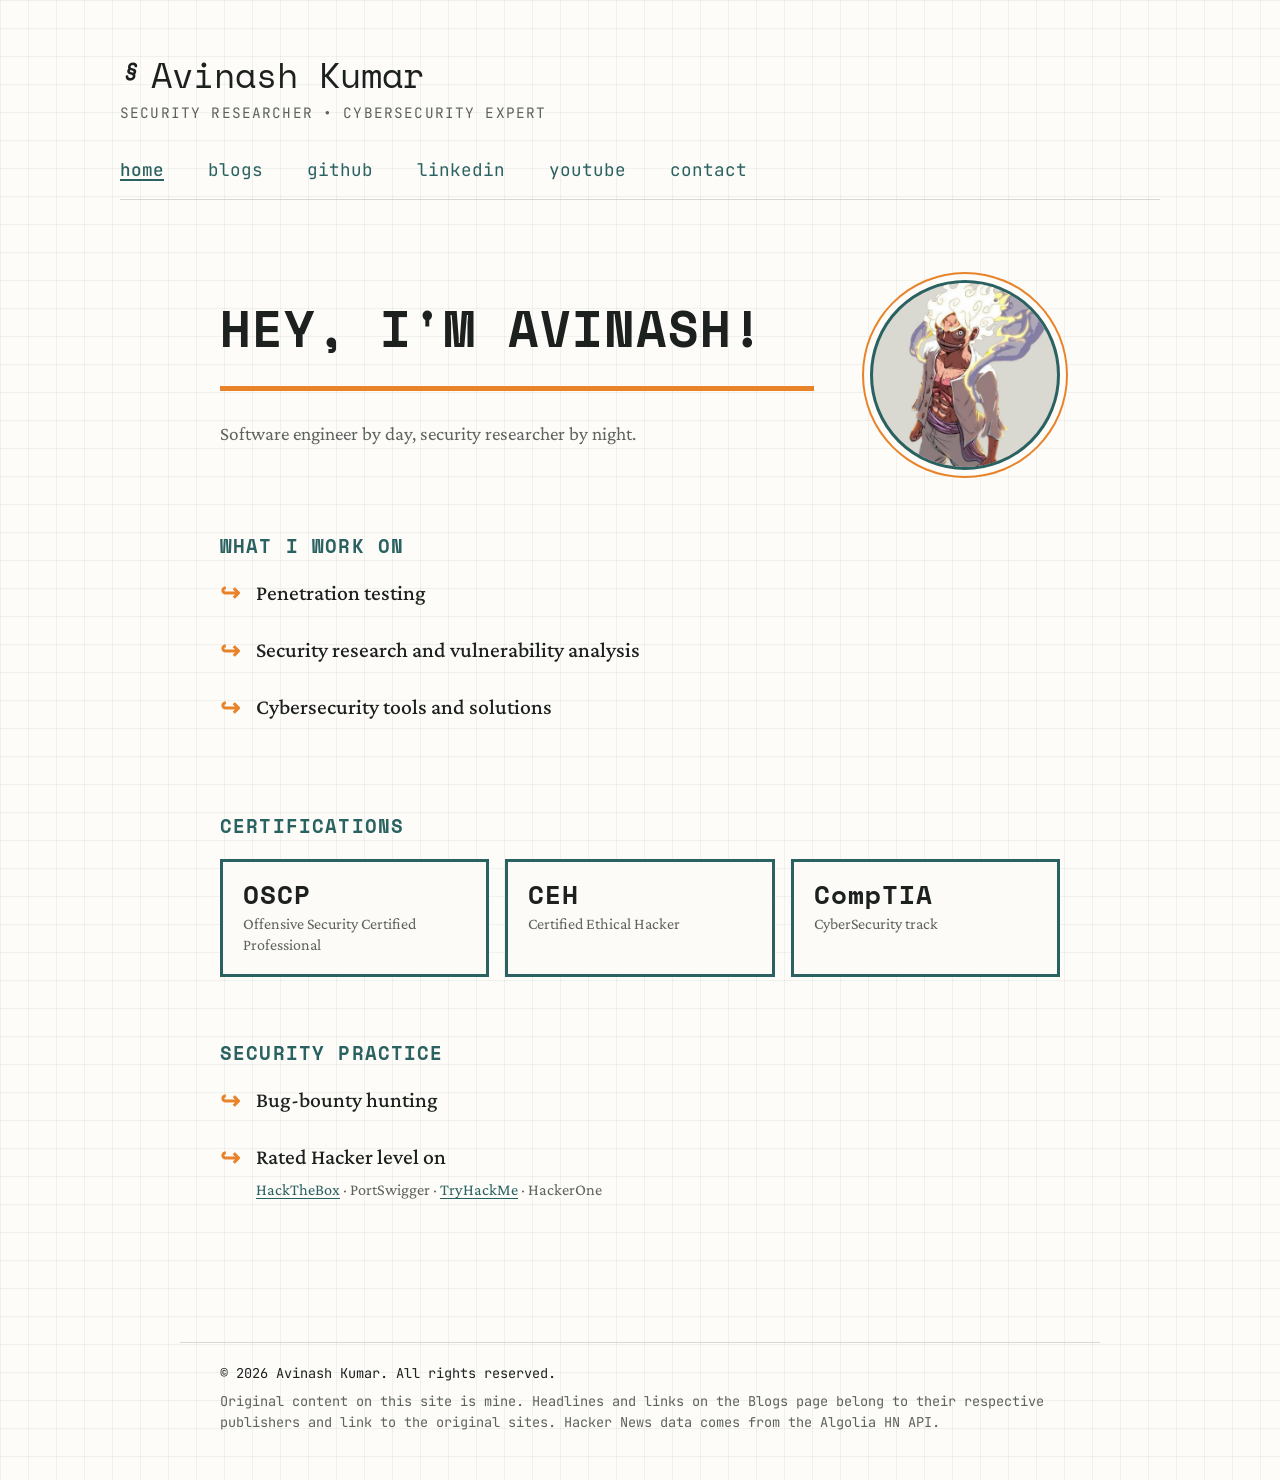
<file: index.html>
<!DOCTYPE html>
<html lang="en">
<head>
<meta charset="utf-8">
<meta name="viewport" content="width=device-width, initial-scale=1">
<title>Avinash Kumar · Security Researcher</title>
<link rel="icon" type="image/png" href="assets/avatar.png">
<meta name="description" content="Software engineer and security researcher. Projects, skills and a weekly security briefing.">
<link rel="preconnect" href="https://fonts.googleapis.com">
<link rel="preconnect" href="https://fonts.gstatic.com" crossorigin>
<link href="https://fonts.googleapis.com/css2?family=Crimson+Pro:wght@400;500;600&family=JetBrains+Mono:wght@400;500&family=Space+Mono:wght@400;700&display=swap" rel="stylesheet">
<style>
:root{
  --bg:#fdfcf8; --grid:rgba(30,40,40,.055); --ink:#1c211f; --mute:#5d625f;
  --teal:#2a6161; --orange:#e8832a; --line:#d9d8d1; color-scheme:light;
  --display:"Space Mono",ui-monospace,Menlo,monospace;
  --mono:"JetBrains Mono",ui-monospace,Menlo,monospace;
  --serif:"Crimson Pro",Georgia,"Times New Roman",serif;
}
@media (prefers-color-scheme:dark){
  :root{--bg:#161a19;--grid:rgba(255,255,255,.04);--ink:#ece9df;--mute:#a0a59f;--teal:#7fc4bd;--orange:#f0954a;--line:#2f3634;color-scheme:dark}
}
*{box-sizing:border-box}
html{-webkit-text-size-adjust:100%}
body{
  margin:0;color:var(--ink);font:400 1.2rem/1.55 var(--serif);
  background-color:var(--bg);
  background-image:linear-gradient(var(--grid) 1px,transparent 1px),linear-gradient(90deg,var(--grid) 1px,transparent 1px);
  background-size:28px 28px;
}
a{color:var(--teal);text-underline-offset:3px}
a:hover{color:var(--orange)}
a:focus-visible,button:focus-visible,input:focus-visible{outline:2px solid var(--orange);outline-offset:3px;border-radius:2px}

/* header */
.top{max-width:1120px;margin:0 auto;padding:clamp(24px,5vw,56px) clamp(18px,4vw,40px) 0}
.brand{font:400 clamp(1.6rem,3.4vw,2.2rem)/1.1 var(--display);margin:0 0 8px;display:flex;gap:10px;align-items:baseline;animation:rise .7s ease-out both}
.tagline{margin:0 0 clamp(20px,4vw,36px);font:400 .9rem var(--mono);letter-spacing:.08em;text-transform:uppercase;color:var(--mute);animation:rise .7s ease-out .15s both}
@keyframes rise{from{opacity:0;transform:translateY(14px)}to{opacity:1;transform:none}}

.top nav{display:flex;flex-wrap:wrap;gap:8px clamp(20px,3.6vw,44px);padding-bottom:18px;border-bottom:1px solid var(--line);font:400 1.1rem var(--mono)}
.top nav a{text-decoration:none}
.top nav a[aria-current=page]{font-weight:500;text-decoration:underline;text-decoration-thickness:2px}

/* hero: text left, avatar right */
.hero{display:grid;grid-template-columns:minmax(0,1fr) auto;gap:clamp(24px,5vw,56px);align-items:center;margin-bottom:clamp(36px,6vw,64px)}
.hero .bio{margin:0}
.avatar{width:clamp(130px,20vw,190px);height:auto;aspect-ratio:1;object-fit:cover;object-position:50% 12%;border-radius:50%;border:3px solid var(--teal);background:var(--line);box-shadow:0 0 0 6px var(--bg),0 0 0 8px var(--orange);animation:float 5s ease-in-out infinite}
@keyframes float{50%{transform:translateY(-6px)}}
@media (max-width:640px){.hero{grid-template-columns:1fr}.avatar{grid-row:1;justify-self:start}}

/* content column */
main{max-width:920px;margin:0 auto;padding:clamp(40px,7vw,80px) clamp(18px,4vw,40px) 48px}
h1{font:700 clamp(1.9rem,5.4vw,3.1rem)/1.1 var(--display);letter-spacing:.02em;text-transform:uppercase;margin:0 0 clamp(18px,3vw,30px)}
.rule{border:0;height:5px;background:var(--orange);margin:0 0 28px}
.bio{margin:0 0 clamp(36px,6vw,64px);max-width:60ch;color:var(--mute)}
h2{font:700 1.2rem/1.2 var(--display);letter-spacing:.06em;text-transform:uppercase;color:var(--teal);margin:0 0 22px}
section{margin:0 0 clamp(40px,6vw,64px)}

/* archive controls */
.bar{display:flex;flex-wrap:wrap;gap:10px 24px;align-items:center;justify-content:space-between;margin:-6px 0 12px}
.tabs{display:flex;gap:6px 20px;flex-wrap:wrap}
.tabs button{all:unset;cursor:pointer;font:400 .95rem var(--mono);color:var(--mute);padding:4px 0;border-bottom:2px solid transparent}
.tabs button:hover{color:var(--teal)}
.tabs button[aria-pressed=true]{color:var(--teal);border-color:var(--orange)}
.tabs button:focus-visible{outline:2px solid var(--orange);outline-offset:3px}
#q{font:400 .9rem var(--mono);background:transparent;color:var(--ink);border:1px solid var(--line);border-radius:0;padding:7px 10px;width:min(100%,220px)}
#q::placeholder{color:var(--mute)}
#status{font:400 .9rem var(--mono);color:var(--mute);margin:10px 0}
#status button{font:inherit;background:none;border:0;padding:0;color:var(--teal);text-decoration:underline;cursor:pointer}

/* arrow-bullet lists (posts, projects, videos) */
.posts{list-style:none;margin:0;padding:0}
.post{position:relative;padding:0 0 28px 36px}
.post::before{content:"\21AA";position:absolute;left:0;top:-.1em;color:var(--orange);font:700 1.5rem/1.4 var(--mono)}
.post h3{margin:0;font:500 1.35rem/1.35 var(--serif)}
.post h3 a{text-decoration:none}
.post h3 a:hover{text-decoration:underline;text-decoration-thickness:1px}
.post p{margin:6px 0 0;font:400 1.02rem/1.45 var(--serif);color:var(--mute)}
.post .when{display:block;margin-top:8px;font:400 .9rem var(--mono);letter-spacing:.06em;text-transform:uppercase;color:var(--mute)}
.post .when a{color:inherit}
.post .when a:hover{color:var(--orange)}
.post img{display:block;width:140px;aspect-ratio:16/9;object-fit:cover;background:var(--line);margin-top:8px}
.skel .post::before{color:var(--line)}
.skel .bar1,.skel .bar2{height:.9rem;background:var(--line);animation:p 1.2s ease-in-out infinite alternate}
.skel .bar1{width:70%;margin-bottom:10px}.skel .bar2{width:35%}
@keyframes p{to{opacity:.4}}

/* certifications */
.certs{list-style:none;margin:0;padding:0;display:grid;grid-template-columns:repeat(auto-fit,minmax(min(100%,230px),1fr));gap:16px}
.cert{border:3px solid var(--teal);padding:18px 20px;background:color-mix(in srgb,var(--bg) 85%,transparent)}
.cert a{display:block;color:inherit;text-decoration:none}
.cert b{display:block;font:700 1.6rem/1.1 var(--display);letter-spacing:.04em}
.cert span{display:block;margin-top:6px;font:400 1rem/1.3 var(--serif);color:var(--mute)}
.cert a:hover b{color:var(--orange)}
.sep{color:var(--mute)}

/* skills */
.chips{list-style:none;margin:0;padding:0;display:flex;flex-wrap:wrap;gap:10px}
.chips li{font:400 .95rem var(--mono);color:var(--teal);border:1px solid var(--teal);padding:4px 12px}
.chips li small{color:var(--mute);margin-left:6px;font-size:.8rem}

/* briefing */
.range{font:400 .95rem var(--mono);letter-spacing:.04em;color:var(--mute);margin:-8px 0 28px}
.tag{display:inline-block;font:700 .8rem var(--mono);letter-spacing:.12em;text-transform:uppercase;color:var(--bg);background:var(--orange);padding:3px 9px}
.lead{border:3px solid var(--teal);padding:26px clamp(18px,3.5vw,38px) 24px;margin:0 0 clamp(36px,6vw,56px);background:color-mix(in srgb,var(--bg) 85%,transparent)}
.lead h3{margin:14px 0 8px;font:700 clamp(1.4rem,3.4vw,1.9rem)/1.2 var(--display)}
.lead h3 a{color:var(--ink);text-decoration:none}
.lead h3 a:hover{color:var(--orange)}
.lead .when{font:400 .9rem var(--mono);letter-spacing:.06em;text-transform:uppercase;color:var(--mute)}
.brief{display:grid;grid-template-columns:repeat(auto-fit,minmax(min(100%,340px),1fr));gap:0 clamp(24px,4vw,56px)}
.brief h2{display:flex;align-items:center;gap:10px}
.brief .post h3{font-size:1.2rem}
.note{font:400 .9rem var(--mono);color:var(--mute)}
details#archive{margin-top:8px}
details#archive summary{display:flex;align-items:center;gap:12px;cursor:pointer;list-style:none;padding:12px 16px;border:1px solid var(--line);font:400 .95rem var(--mono);color:var(--ink)}
details#archive summary::-webkit-details-marker{display:none}
details#archive summary::after{content:"show \25BE";margin-left:auto;color:var(--teal);white-space:nowrap}
details#archive[open] summary::after{content:"hide \25B4"}
details#archive[open] summary{margin-bottom:22px}
details#archive summary:hover{border-color:var(--teal)}
details#archive summary:hover::after{color:var(--orange)}
details#archive summary:focus-visible{outline:2px solid var(--orange);outline-offset:3px}

/* pagination */
.pager{display:flex;flex-wrap:wrap;gap:6px;align-items:center;margin:4px 0 0 36px;font:400 .95rem var(--mono)}
.pager button{all:unset;cursor:pointer;min-width:2.2rem;padding:5px 8px;text-align:center;border:1px solid var(--line);color:var(--teal)}
.pager button:hover:not(:disabled){border-color:var(--orange);color:var(--orange)}
.pager button[aria-current=page]{background:var(--teal);border-color:var(--teal);color:var(--bg)}
.pager button:disabled{opacity:.4;cursor:default}
.pager button:focus-visible{outline:2px solid var(--orange);outline-offset:2px}
.pager .count{margin-left:auto;color:var(--mute);font-size:.85rem}
@media (max-width:560px){.pager{margin-left:0}.pager .count{margin-left:0;width:100%}}

/* contact box */
.box{position:relative;min-inline-size:0;margin-inline:0;border:3px solid var(--teal);padding:36px clamp(20px,4vw,50px) 14px;background:color-mix(in srgb,var(--bg) 85%,transparent)}
.box legend{position:absolute;top:-.85rem;left:clamp(14px,3vw,40px);padding:0 12px;background:var(--bg);font:700 .95rem var(--mono);letter-spacing:.1em;text-transform:uppercase;color:var(--ink)}
.box p{margin:0 0 18px}
.box ul{list-style:none;margin:0 0 18px;padding:0;display:grid;gap:10px;font:400 1rem var(--mono)}
.box li small{margin-left:14px;color:var(--mute);font-size:.85rem}

footer{max-width:920px;margin:0 auto;padding:20px clamp(18px,4vw,40px) 40px;font:400 .85rem/1.5 var(--mono);color:var(--mute);border-top:1px solid var(--line)}
footer p{margin:0 0 8px}
footer .copy{color:var(--ink)}
@media (max-width:560px){body{font-size:1.1rem}.post{padding-left:30px}}
@media (prefers-reduced-motion:reduce){.brand,.tagline,.avatar,.skel .bar1,.skel .bar2{animation:none}}
</style>
</head>
<body>
<header class="top">
  <p class="brand"><i aria-hidden="true">&sect;</i><span id="brand"></span></p>
  <p class="tagline" id="tagline"></p>
  <nav id="nav" aria-label="Main"></nav>
</header>

<main id="home-view">
  <div class="hero">
    <div>
      <h1 id="hello"></h1>
      <hr class="rule">
      <p class="bio" id="bio"></p>
    </div>
    <img class="avatar" src="assets/avatar.png" alt="Illustrated avatar" width="190" height="190" onerror="this.hidden=true">
  </div>

  <section id="focus-box" hidden><h2>What I work on</h2><ul class="posts" id="focus"></ul></section>
  <section id="certs-box" hidden><h2>Certifications</h2><ul class="certs" id="certs"></ul></section>
  <section id="practice-box" hidden><h2>Security practice</h2><ul class="posts" id="practice"></ul></section>
  <section id="now-box" hidden><h2>Now</h2><p id="now"></p></section>
  <section id="skills-box" hidden><h2>Skills</h2><ul class="chips" id="skills"></ul></section>
  <section id="repos-box" hidden><h2>Projects</h2><ul class="posts" id="repos"></ul></section>
</main>

<main id="contact-view" hidden>
  <h1>Say hello!</h1>
  <hr class="rule">
  <fieldset class="box">
    <legend>Find me</legend>
    <p id="contact-line"></p>
    <ul id="links"></ul>
  </fieldset>
</main>

<main id="blogs-view" hidden>
  <h1 id="blogs-title">This week in security</h1>
  <hr class="rule">
  <p class="range" id="range">&nbsp;</p>
  <div id="lead"></div>
  <div class="brief" id="brief"><p class="note">Loading the briefing&hellip;</p></div>

  <details id="archive">
    <summary><span id="archive-title">Browse all posts</span></summary>
    <section id="archive-list">
      <div class="bar">
        <div class="tabs" id="tabs"></div>
        <input id="q" type="search" placeholder="search titles or sources" aria-label="Search titles or sources">
      </div>
      <p id="status" role="status" aria-live="polite"></p>
      <ol class="posts" id="feed"></ol>
      <nav class="pager" id="pager" aria-label="Pagination" hidden></nav>
    </section>
  </details>
</main>

<footer>
  <p class="copy">&copy; <span id="year"></span> <span id="owner"></span>. All rights reserved.</p>
  <p>Original content on this site is mine. Headlines and links on the Blogs page belong to their respective publishers and link to the original sites. Hacker News data comes from the Algolia HN API.</p>
</footer>

<script>
/* ---------- Edit this part ---------- */
const CONFIG = {
  name: "Avinash Kumar",
  firstName: "Avinash",                 // used in the heading: HEY, I'M <FIRST NAME>!
  tagline: "Security Researcher \u2022 Cybersecurity Expert",   // shown under your name and in the browser tab
  bio: "Software engineer by day, security researcher by night.",
  focus: [                              // short list of topics; empty list hides the block
    "Penetration testing",
    "Security research and vulnerability analysis",
    "Cybersecurity tools and solutions"
  ],
  certifications: [                     // abbreviation, full name, optional link
    { abbr: "OSCP",    name: "Offensive Security Certified Professional" },
    { abbr: "CEH",     name: "Certified Ethical Hacker" },
    { abbr: "CompTIA", name: "CyberSecurity track", url: "https://github.com/im4vk/CompTIA" }
  ],
  practice: [                           // title plus optional links shown underneath
    { title: "Bug-bounty hunting" },
    { title: "Rated Hacker level on", links: [
      { label: "HackTheBox",  url: "https://profile.hackthebox.com/profile/01a1c62d-626b-7309-9655-f3968f161052?utm_medium=copy_url" },
      { label: "PortSwigger" },
      { label: "TryHackMe",   url: "https://tryhackme.com/api/v2/badges/public-profile?userPublicId=327449" },
      { label: "HackerOne" }
    ] }
  ],
  now: "",                              // empty string hides the block
  resumeUrl: "",                        // e.g. "resume.pdf"; adds a "resume" link in the nav and contact page
  email: "",                            // optional; leave empty to keep an email address off the site
  emailLink: "",                        // e.g. "mailto:name@example.com"
  githubUser: "im4vk",                  // projects and skills are read live from this public profile
  links: [
    { label: "github",   url: "https://github.com/im4vk" },
    { label: "linkedin", url: "https://www.linkedin.com/in/im4vk" },
    { label: "youtube",  url: "https://www.youtube.com/channel/UC8fCVGCeJCFCEQB0luCm4hA" }
  ],
  hnSecurityQuery: "security",          // what the "HN security" tab searches for
  hnSecurityMinPoints: 15
};
/* ------------------------------------ */

const DAY = 864e5, WINDOW_DAYS = 30;   // blogs and HN stories older than this are hidden
const $ = id => document.getElementById(id);
const safe = u => { try { const p = new URL(u, location.href).protocol; return ['http:','https:','mailto:'].includes(p) ? u : '#'; } catch { return '#'; } };
const host = u => { try { return new URL(u).hostname.replace(/^www\./, ''); } catch { return ''; } };
const hnItem = id => 'https://news.ycombinator.com/item?id=' + id;
const el = (t, props = {}, ...kids) => { const n = document.createElement(t); Object.assign(n, props); n.append(...kids); return n; };
const monthYear = ms => new Date(ms).toLocaleDateString('en-US', { month: 'long', year: 'numeric' });
// Glitches the browser-tab title in short bursts, forever: 8 quick flickers, then a pause, then again.
const GLITCH_PAUSE = 3000;   // ms of calm between bursts
let glitchTimer;
function setTitle(text) {
  clearTimeout(glitchTimer);
  document.title = text;
  if (matchMedia('(prefers-reduced-motion:reduce)').matches) return;
  const chars = '!@#$%^&*()_+-=[]{}|;:,.<>?';
  const flicker = n => {
    if (n >= 8) { document.title = text; glitchTimer = setTimeout(() => flicker(0), GLITCH_PAUSE); return; }
    document.title = n % 2 === 0
      ? [...text].map(c => Math.random() < 0.3 ? chars[Math.floor(Math.random() * chars.length)] : c).join('')
      : text;
    glitchTimer = setTimeout(() => flicker(n + 1), 150);
  };
  flicker(0);
}
const loadFeeds = () => jget('feeds.json?' + Math.floor(Date.now() / 6e5));
const jget = async u => { const r = await fetch(u); if (!r.ok) throw new Error('HTTP ' + r.status); return r.json(); };
const cached = (key, ttl, fn) => async () => {
  try { const v = JSON.parse(localStorage.getItem(key)); if (v && Date.now() - v.t < ttl) return v.d; } catch {}
  const d = await fn();
  try { localStorage.setItem(key, JSON.stringify({ t: Date.now(), d })); } catch {}
  return d;
};
const fromHN = h => ({
  title: h.title, url: h.url || hnItem(h.objectID), source: h.url ? host(h.url) : 'news.ycombinator.com',
  when: h.created_at_i * 1000, points: h.points, comments: h.num_comments, discuss: hnItem(h.objectID)
});

const SOURCES = {
  blogs: { label: 'all feeds', load: async () => {
    const j = await loadFeeds();
    return (j.items || []).map(i => ({ title: i.title, url: i.url, source: i.source, kind: i.kind, when: Date.parse(i.date) }))
      .filter(i => i.when > Date.now() - WINDOW_DAYS * DAY);
  } },
  sec: { label: 'hacker news', load: cached('hn:sec', 10 * 60e3, async () =>
    (await jget('https://hn.algolia.com/api/v1/search_by_date?tags=story&hitsPerPage=100&query=' + encodeURIComponent(CONFIG.hnSecurityQuery) +
      '&numericFilters=' + encodeURIComponent('points>=' + CONFIG.hnSecurityMinPoints + ',created_at_i>' + Math.floor((Date.now() - WINDOW_DAYS * DAY) / 1000)))).hits.map(fromHN)) }
};

let current = 'blogs', loaded = null, data = [], token = 0;

function renderAbout() {
  $('brand').textContent = CONFIG.name;
  $('tagline').textContent = CONFIG.tagline;
  $('owner').textContent = CONFIG.name; $('year').textContent = new Date().getFullYear();
  $('hello').textContent = "Hey, I'm " + CONFIG.firstName + '!';
  $('bio').textContent = CONFIG.bio;
  for (const t of CONFIG.focus) $('focus').append(el('li', { className: 'post' }, el('h3', { textContent: t })));
  $('focus-box').hidden = !CONFIG.focus.length;
  for (const c of CONFIG.certifications) {
    const inner = [el('b', { textContent: c.abbr }), el('span', { textContent: c.name })];
    $('certs').append(el('li', { className: 'cert' }, c.url ? el('a', { href: safe(c.url), rel: 'noopener' }, ...inner) : el('div', {}, ...inner)));
  }
  $('certs-box').hidden = !CONFIG.certifications.length;
  for (const t of CONFIG.practice) {
    const links = (t.links || []).flatMap((l, i) => [...(i ? [el('span', { className: 'sep', textContent: ' \u00b7 ' })] : []), l.url ? el('a', { href: safe(l.url), rel: 'noopener', textContent: l.label }) : l.label]);
    $('practice').append(el('li', { className: 'post' }, el('h3', { textContent: t.title }), ...(links.length ? [el('p', {}, ...links)] : [])));
  }
  $('practice-box').hidden = !CONFIG.practice.length;
  $('now').textContent = CONFIG.now; $('now-box').hidden = !CONFIG.now;

  const links = [...(CONFIG.resumeUrl ? [{ label: 'resume', url: CONFIG.resumeUrl }] : []), ...CONFIG.links];
  const nav = $('nav');
  const pageLink = r => { const a = el('a', { href: '#' + r, textContent: r }); a.dataset.route = r; return a; };
  nav.append(pageLink('home'), pageLink('blogs'), ...links.map(l => el('a', { href: safe(l.url), textContent: l.label, rel: 'me noopener' })), pageLink('contact'));

  if (CONFIG.email) $('contact-line').append('Email me at ', el('a', { href: safe(CONFIG.emailLink), textContent: CONFIG.email }), ', or find me here.');
  else $('contact-line').textContent = 'Message me on any of these. I reply to everyone.';
  for (const l of links) {
    const path = host(l.url) + new URL(l.url, location.href).pathname.replace(/\/$/, '');
    $('links').append(el('li', {}, el('a', { href: safe(l.url), textContent: l.label, rel: 'me noopener' }), el('small', { textContent: path })));
  }
}

async function renderGitHub() {
  const u = CONFIG.githubUser;
  if (!u || u.startsWith('your-')) return;
  try {
    const r = await jget('https://api.github.com/users/' + encodeURIComponent(u) + '/repos?sort=pushed&per_page=100&type=owner');
    const own = r.filter(x => !x.fork), repos = own.slice(0, 5);
    const langs = {};
    for (const x of own) if (x.language) langs[x.language] = (langs[x.language] || 0) + 1;
    for (const [name, n] of Object.entries(langs).sort((a, b) => b[1] - a[1]).slice(0, 12)) $('skills').append(el('li', {}, name, el('small', { textContent: n + (n === 1 ? ' repo' : ' repos') })));
    $('skills-box').hidden = !Object.keys(langs).length;
    for (const x of repos) {
      $('repos').append(el('li', { className: 'post' },
        el('h3', {}, el('a', { href: x.html_url, textContent: x.name, rel: 'noopener' })),
        ...(x.description ? [el('p', { textContent: x.description })] : []),
        el('span', { className: 'when', textContent: (x.stargazers_count ? x.stargazers_count + ' stars · ' : '') + 'updated ' + monthYear(Date.parse(x.pushed_at)) })));
    }
    $('repos-box').hidden = !repos.length;
  } catch { /* GitHub API rate limit or offline: the page works without it */ }
}

const ago = ms => {
  const d = Math.floor((Date.now() - ms) / DAY);
  if (d < 1) { const h = Math.floor((Date.now() - ms) / 36e5); return h < 1 ? 'just now' : h + 'h ago'; }
  return d === 1 ? 'yesterday' : d + ' days ago';
};
const HOT = /zero[- ]day|0-day|actively exploited|under (active )?attack|exploited in the wild|critical|ransomware|breach|CVSS 10|remote code|RCE|stolen|backdoor|supply[- ]chain/i;
const EXPLOITED = /actively exploited|exploited in the wild|zero[- ]day|under (active )?attack|known exploited/i;
const GROUPS = [
  { k: 'exploited', title: 'Being exploited' },
  { k: 'research',  title: 'Research & analysis' },
  { k: 'news',      title: 'News' },
];
let briefDone = false;

const postLi = i => {
  const bits = [i.source, ago(i.when)];
  if (i.points != null) bits.push(i.points + ' points');
  const sub = el('span', { className: 'when', textContent: bits.join(' \u00b7 ') });
  if (i.discuss) sub.append(' \u00b7 ', el('a', { href: i.discuss, rel: 'noopener', textContent: (i.comments || 0) + ' comments' }));
  return el('li', { className: 'post' }, el('h3', {}, el('a', { href: safe(i.url), rel: 'noopener', textContent: i.title })), sub);
};

async function loadBrief() {
  if (briefDone) return; briefDone = true;
  const [b, h] = await Promise.allSettled([SOURCES.blogs.load(), SOURCES.sec.load()]);
  const all = b.status === 'fulfilled' ? b.value : [];
  const hn = h.status === 'fulfilled' ? h.value : [];
  const box = $('brief'); box.replaceChildren();
  if (!all.length && !hn.length) { briefDone = false; box.append(el('p', { className: 'note', textContent: 'Could not load the briefing. If you are previewing locally, serve the folder with a local web server.' })); return; }

  const week = all.filter(i => i.when > Date.now() - 7 * DAY);
  const useWeek = week.length >= 8, pool = (useWeek ? week : all).sort((a, c) => c.when - a.when);
  const days = useWeek ? 7 : WINDOW_DAYS, from = new Date(Date.now() - days * DAY), fmt = d => d.toLocaleDateString('en-US', { month: 'short', day: 'numeric' });
  $('blogs-title').textContent = useWeek ? 'This week in security' : 'This month in security';
  $('range').textContent = fmt(from) + ' \u2013 ' + fmt(new Date()) + ' \u00b7 ' + (useWeek ? week.length : all.length) + ' posts from ' + new Set(all.map(i => i.source)).size + ' sources';

  const score = i => (HOT.test(i.title) ? 3 : 0) + Math.max(0, 2 - (Date.now() - i.when) / DAY / 3);
  const lead = pool.filter(i => i.kind !== 'exploited').sort((a, c) => score(c) - score(a))[0];
  if (lead) $('lead').append(el('article', { className: 'lead' }, el('span', { className: 'tag', textContent: 'Lead story' }),
    el('h3', {}, el('a', { href: safe(lead.url), rel: 'noopener', textContent: lead.title })),
    el('span', { className: 'when', textContent: lead.source + ' \u00b7 ' + ago(lead.when) })));

  const kindOf = i => i.kind === 'exploited' || EXPLOITED.test(i.title) ? 'exploited' : (i.kind || 'news');
  for (const g of GROUPS) {
    const rows = pool.filter(i => i !== lead && kindOf(i) === g.k).slice(0, 4);
    if (rows.length) box.append(el('section', {}, el('h2', {}, g.title), el('ul', { className: 'posts' }, ...rows.map(postLi))));
  }
  const talk = hn.filter(i => i.when > Date.now() - days * DAY).sort((a, c) => (c.points || 0) - (a.points || 0)).slice(0, 4);
  if (talk.length) box.append(el('section', {}, el('h2', {}, 'Hacker News is discussing'), el('ul', { className: 'posts' }, ...talk.map(postLi))));
  $('archive-title').textContent = 'Browse all ' + all.length + ' posts';
}

function openArchive() { $('archive').open = true; if (loaded !== current) show(current); }

const PAGE_SIZE = 8;
let page = 1;

function draw(resetPage) {
  if (resetPage === true) page = 1;
  const terms = $('q').value.trim().toLowerCase().split(/\s+/).filter(Boolean);
  const rows = data.filter(i => { const hay = (i.title + ' ' + i.source).toLowerCase(); return terms.every(t => hay.includes(t)); });
  const pages = Math.max(1, Math.ceil(rows.length / PAGE_SIZE));
  page = Math.min(Math.max(1, page), pages);
  const ol = $('feed'); ol.replaceChildren();
  for (const i of rows.slice((page - 1) * PAGE_SIZE, page * PAGE_SIZE)) {
    const bits = [i.source];
    if (i.points != null) bits.push(i.points + ' points');
    const sub = el('p', { textContent: bits.join(' · ') });
    const when = el('span', { className: 'when' }, monthYear(i.when));
    if (i.discuss) when.append(' · ', el('a', { href: i.discuss, rel: 'noopener', textContent: (i.comments || 0) + ' comments' }));
    ol.append(el('li', { className: 'post' },
      el('h3', {}, el('a', { href: safe(i.url), rel: 'noopener', textContent: i.title })), sub, when));
  }
  drawPager(rows.length, pages);
  if (data.length && !rows.length) setStatus('Nothing matches "' + $('q').value.trim() + '".');
  else if (data.length && terms.length) setStatus(rows.length + ' result' + (rows.length === 1 ? '' : 's') + ' for "' + $('q').value.trim() + '"');
  else if (data.length) setStatus('');
}

function drawPager(total, pages) {
  const nav = $('pager'); nav.replaceChildren();
  nav.hidden = pages <= 1;
  if (pages <= 1) return;
  const go = n => { page = n; draw(); $('archive').scrollIntoView({ behavior: matchMedia('(prefers-reduced-motion:reduce)').matches ? 'auto' : 'smooth' }); };
  const btn = (label, n, opts = {}) => el('button', { type: 'button', textContent: label, disabled: !!opts.disabled, onclick: () => go(n), ariaLabel: opts.aria, ariaCurrent: opts.current ? 'page' : null });
  nav.append(btn('\u2190 prev', page - 1, { disabled: page === 1, aria: 'Previous page' }));
  const nums = new Set([1, pages, page - 1, page, page + 1]);
  let last = 0;
  for (const n of [...nums].filter(n => n >= 1 && n <= pages).sort((a, b) => a - b)) {
    if (n - last > 1) nav.append(el('span', { textContent: '\u2026' }));
    nav.append(btn(String(n), n, { current: n === page, aria: 'Page ' + n }));
    last = n;
  }
  nav.append(btn('next \u2192', page + 1, { disabled: page === pages, aria: 'Next page' }));
  nav.append(el('span', { className: 'count', textContent: ((page - 1) * PAGE_SIZE + 1) + '\u2013' + Math.min(page * PAGE_SIZE, total) + ' of ' + total }));
}

const setStatus = (msg, retry) => {
  const s = $('status'); s.replaceChildren(msg);
  if (retry) s.append(' ', el('button', { textContent: 'Try again', onclick: retry }));
};

function skeleton() {
  const ol = $('feed'); ol.replaceChildren(); ol.className = 'posts skel';
  for (let i = 0; i < 4; i++) ol.append(el('li', { className: 'post' }, el('div', { className: 'bar1' }), el('div', { className: 'bar2' })));
}

async function show(key) {
  current = key; const mine = ++token;
  for (const b of $('tabs').children) b.setAttribute('aria-pressed', String(b.dataset.k === key));
  history.replaceState(null, '', '#blogs/' + key); loaded = key;
  data = []; page = 1; $('pager').hidden = true; setStatus('Loading…'); skeleton();
  try {
    const rows = await SOURCES[key].load();
    if (mine !== token) return;
    data = rows; $('feed').className = 'posts'; draw();
    if (!rows.length) setStatus(key === 'blogs'
      ? 'No blog posts yet. The build creates feeds.json on its first run; start it from the Actions tab.'
      : 'Nothing to show right now.');
  } catch {
    if (mine !== token) return;
    $('feed').replaceChildren(); $('feed').className = 'posts';
    setStatus(key === 'blogs' ? 'Could not load feeds.json. If you are previewing locally, serve the folder with a local web server.' : 'Could not load this list.', () => show(key));
  }
}

renderAbout();
for (const [k, s] of Object.entries(SOURCES)) {
  const b = el('button', { textContent: s.label, type: 'button', onclick: () => show(k) });
  b.dataset.k = k; $('tabs').append(b);
}
$('q').addEventListener('input', () => draw(true));
const VIEWS = { home: 'home-view', blogs: 'blogs-view', contact: 'contact-view' };
function route() {
  const [v0, sub] = location.hash.slice(1).split('/');
  const v = v0 === 'reading' ? 'blogs' : v0;   // old links keep working
  const view = VIEWS[v] ? v : 'home';
  for (const [k, id] of Object.entries(VIEWS)) $(id).hidden = k !== view;
  for (const a of $('nav').querySelectorAll('a[data-route]')) {
    if (a.dataset.route === view) a.setAttribute('aria-current', 'page'); else a.removeAttribute('aria-current');
  }
  setTitle(view === 'home' ? CONFIG.name + ' \u00b7 ' + CONFIG.tagline.split('\u2022')[0].trim() : view[0].toUpperCase() + view.slice(1) + ' \u00b7 ' + CONFIG.name);
  if (view === 'blogs') { loadBrief(); if (SOURCES[sub]) { current = sub; openArchive(); } }
  window.scrollTo(0, 0);
}
// Clicking the link for the page you are already on just returns to the top.
$('nav').addEventListener('click', e => {
  const a = e.target.closest('a[data-route]');
  if (a && a.getAttribute('aria-current') === 'page') { e.preventDefault(); window.scrollTo({ top: 0, behavior: 'smooth' }); }
});
addEventListener('hashchange', route);
$('archive').addEventListener('toggle', () => { if ($('archive').open && loaded === null) show(current); });
renderGitHub();
route();
</script>
</body>
</html>
</file>
